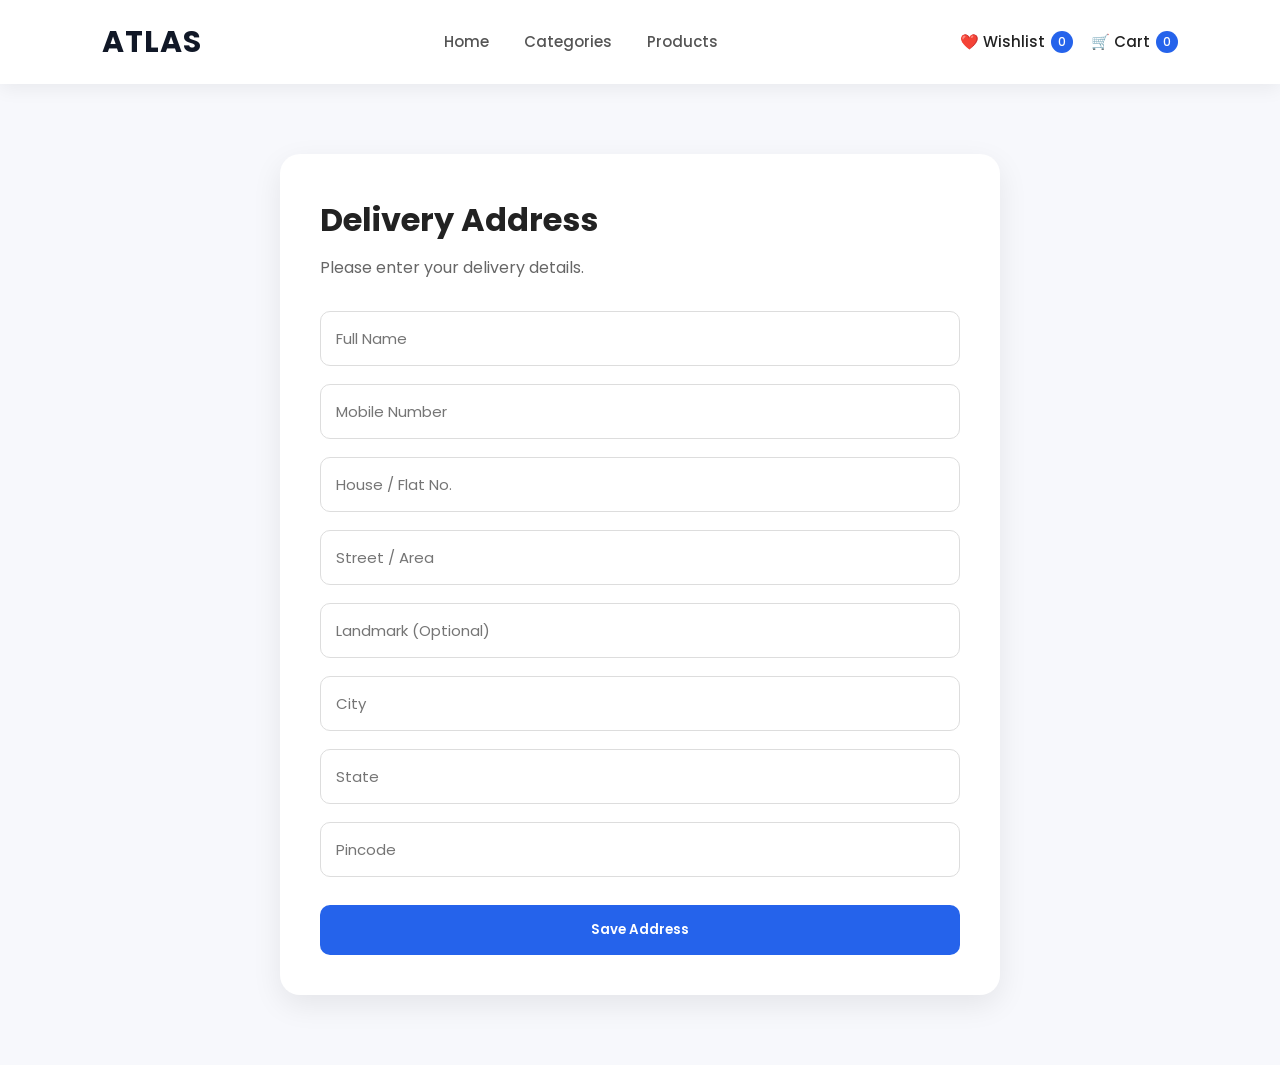
<file: address.html>
<!DOCTYPE html>
<html lang="en">

<head>

    <meta charset="UTF-8">

    <meta name="viewport" content="width=device-width, initial-scale=1.0">

    <title>Atlas | Delivery Address</title>

    <link rel="stylesheet" href="style.css">

</head>

<body>

<header class="main-header">

    <div class="logo">
        <a href="index.html">ATLAS</a>
    </div>

    <nav class="main-nav">

        <a href="index.html">Home</a>

        <a href="#">Categories</a>

        <a href="#">Products</a>

    </nav>

    <div class="header-actions">

        <a href="wishlist.html" class="nav-icon">
            ❤️ Wishlist
            <span id="wishlist-count">0</span>
        </a>

        <a href="cart.html" class="nav-icon">
            🛒 Cart
            <span id="cart-count">0</span>
        </a>

    </div>

</header>

<main class="address-page">

    <div class="address-card">

        <h1>Delivery Address</h1>

        <p>

            Please enter your delivery details.

        </p>

        <form id="address-form">

            <input
                type="text"
                id="full-name"
                placeholder="Full Name"
                required>

            <input
                type="tel"
                id="mobile"
                placeholder="Mobile Number"
                required>

            <input
                type="text"
                id="house"
                placeholder="House / Flat No."
                required>

            <input
                type="text"
                id="street"
                placeholder="Street / Area"
                required>

            <input
                type="text"
                id="landmark"
                placeholder="Landmark (Optional)">

            <input
                type="text"
                id="city"
                placeholder="City"
                required>

            <input
                type="text"
                id="state"
                placeholder="State"
                required>

            <input
                type="text"
                id="pincode"
                placeholder="Pincode"
                required>

            <button
                class="primary-btn"
                type="submit">

                Save Address

            </button>

        </form>

    </div>

</main>

<script src="script.js"></script>

</body>

</html>
</file>
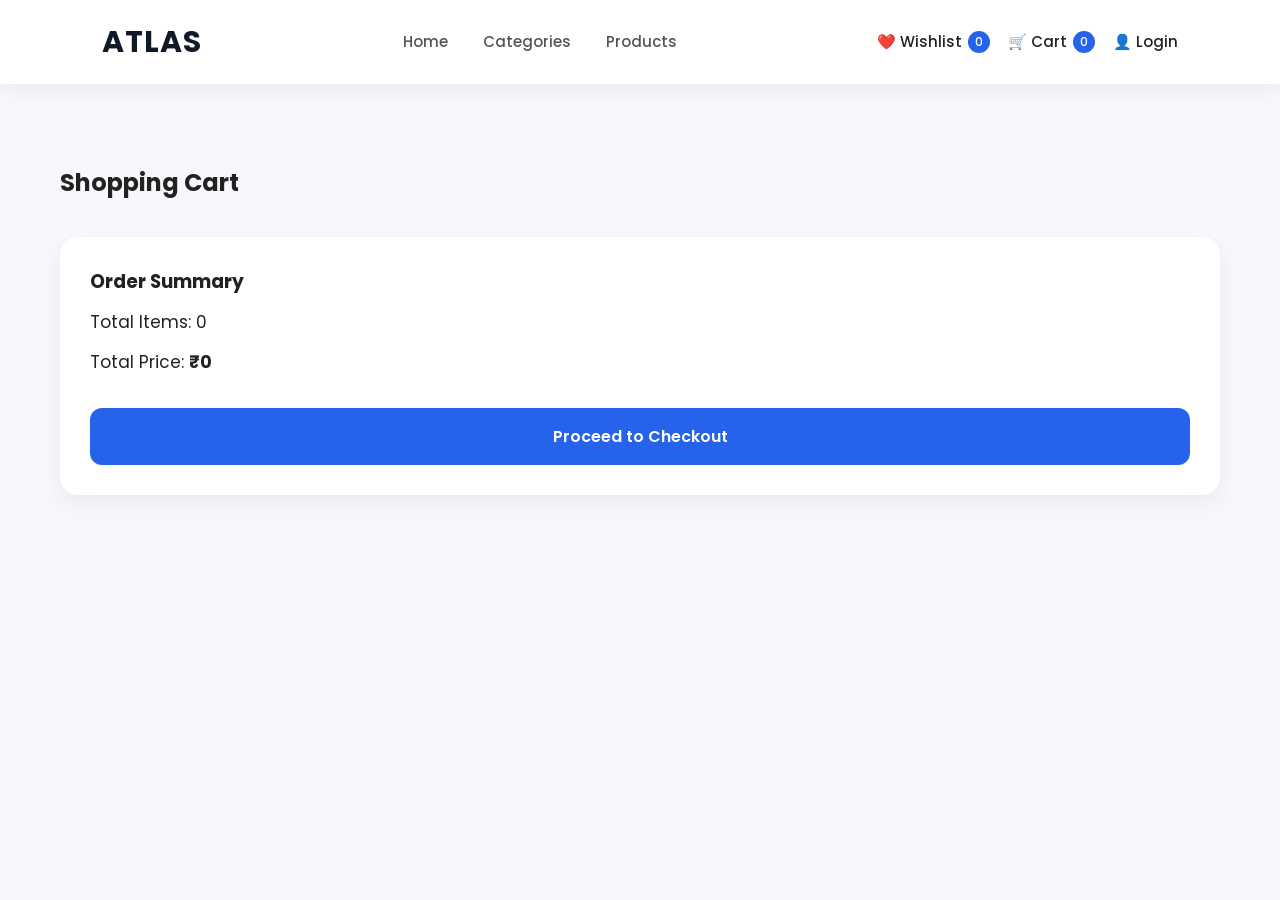
<file: cart.html>
<!DOCTYPE html>
<html lang="en">

<head>
    <meta charset="UTF-8">
    <meta name="viewport" content="width=device-width, initial-scale=1.0">
    <title>Atlas | Shopping Cart</title>

    <link rel="stylesheet" href="style.css">
</head>

<body>

    <!-- Header -->

    <header class="main-header">

        <div class="logo">
            <a href="index.html">ATLAS</a>
        </div>

        <nav class="main-nav">
            <a href="index.html">Home</a>
            <a href="#">Categories</a>
            <a href="#">Products</a>
        </nav>

        <div class="header-actions">

            <a href="wishlist.html" class="nav-icon">
                ❤️ Wishlist
                <span id="wishlist-count">0</span>
            </a>

            <a href="cart.html" class="nav-icon">
                🛒 Cart
                <span id="cart-count">0</span>
            </a>

            <a href="login.html" class="nav-icon">
                👤 Login
            </a>

        </div>

    </header>

    <!-- Cart -->

    <main class="cart-page">

        <h2>Shopping Cart</h2>

        <div id="cart-items">

            <!-- Products will be loaded by JavaScript -->

        </div>

        <div class="cart-summary">

            <h3>Order Summary</h3>

            <p>
                Total Items:
                <span id="total-items">0</span>
            </p>

            <p>
                Total Price:
                <strong id="total-price">₹0</strong>
            </p>

            <button id="checkout-btn">
                Proceed to Checkout
            </button>

        </div>

    </main>

    <script src="script.js"></script>

</body>

</html>
</file>
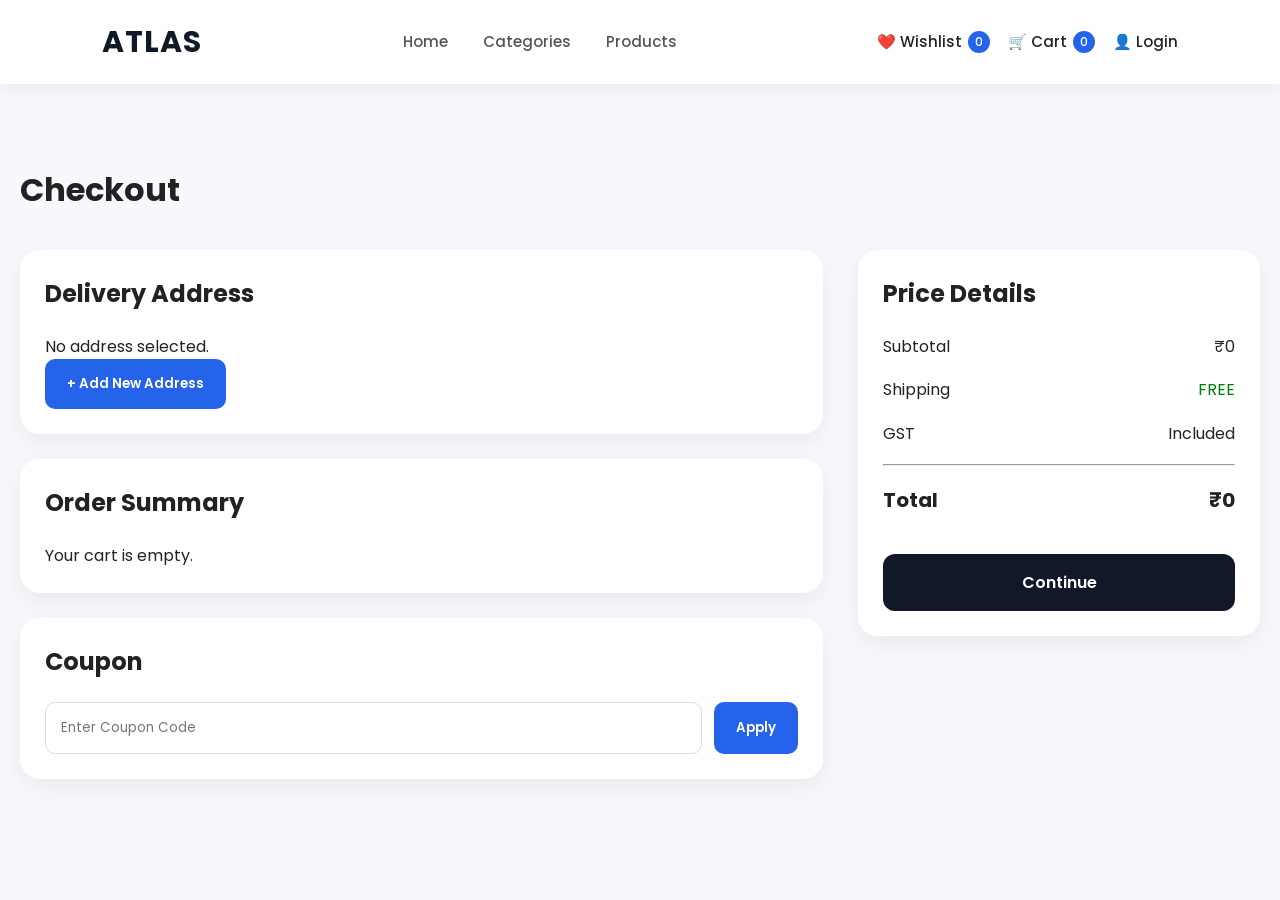
<file: checkout.html>
<!DOCTYPE html>
<html lang="en">

<head>
    <meta charset="UTF-8">
    <meta name="viewport" content="width=device-width, initial-scale=1.0">
    <title>Atlas | Checkout</title>

    <link rel="stylesheet" href="style.css">
</head>

<body>

    <!-- Header -->

    <header class="main-header">

        <div class="logo">
            <a href="index.html">ATLAS</a>
        </div>

        <nav class="main-nav">
            <a href="index.html">Home</a>
            <a href="#">Categories</a>
            <a href="#">Products</a>
        </nav>

        <div class="header-actions">

            <a href="wishlist.html" class="nav-icon">
                ❤️ Wishlist
                <span id="wishlist-count">0</span>
            </a>

            <a href="cart.html" class="nav-icon">
                🛒 Cart
                <span id="cart-count">0</span>
            </a>

            <a href="login.html" class="nav-icon">
                👤 Login
            </a>

        </div>

    </header>

    <!-- Checkout -->

    <main class="checkout-page">

        <h1>Checkout</h1>

        <div class="checkout-container">

            <!-- Left Side -->

            <div class="checkout-left">

                <!-- Address -->

                <section class="checkout-card">

                    <h2>Delivery Address</h2>

                    <p>No address selected.</p>

                    <button class="primary-btn" id="add-address">
                        + Add New Address
                    </button>

                </section>

                <!-- Order Items -->

                <section class="checkout-card">

                    <h2>Order Summary</h2>

                    <div id="checkout-items">

                        <!-- JavaScript will load products here -->

                    </div>

                </section>

                <!-- Coupon -->

                <section class="checkout-card">

                    <h2>Coupon</h2>

                    <div class="coupon-box">

                        <input
                            type="text"
                            placeholder="Enter Coupon Code">

                        <button class="primary-btn">
                            Apply
                        </button>

                    </div>

                </section>

            </div>

            <!-- Right Side -->

            <aside class="checkout-right">

                <div class="checkout-card">

                    <h2>Price Details</h2>

                    <div class="price-row">

                        <span>Subtotal</span>

                        <span id="checkout-subtotal">
                            ₹0
                        </span>

                    </div>

                    <div class="price-row">

                        <span>Shipping</span>

                        <span style="color:green;">
                            FREE
                        </span>

                    </div>

                    <div class="price-row">

                        <span>GST</span>

                        <span>
                            Included
                        </span>

                    </div>

                    <hr>

                    <div class="price-row total">

                        <strong>Total</strong>

                        <strong id="checkout-total">
                            ₹0
                        </strong>

                    </div>

                    <button
                        class="checkout-btn"
                        id="continue-btn">

                        Continue

                    </button>

                </div>

            </aside>

        </div>

    </main>

    <script src="script.js"></script>

</body>

</html>
</file>
<file: style.css>
/* ======================================================
   ATLAS E-COMMERCE
   STYLE.CSS
   VERSION 3.0
====================================================== */

/* ===========================
   GOOGLE FONT
=========================== */

@import url('https://fonts.googleapis.com/css2?family=Poppins:wght@300;400;500;600;700;800&display=swap');


/* ===========================
   RESET
=========================== */

*{
    margin:0;
    padding:0;
    box-sizing:border-box;
}

html{
    scroll-behavior:smooth;
}

body{
    font-family:'Poppins',sans-serif;
    background:#f7f8fc;
    color:#222;
    line-height:1.6;
}

img{
    max-width:100%;
    display:block;
}

a{
    text-decoration:none;
    color:inherit;
}

ul{
    list-style:none;
}

button{
    cursor:pointer;
    font-family:inherit;
    transition:.3s ease;
}

input,
textarea,
select{
    font-family:inherit;
}


/* ===========================
   HEADER
=========================== */

.main-header{

    position:sticky;
    top:0;

    display:flex;
    justify-content:space-between;
    align-items:center;

    padding:18px 8%;

    background:#ffffff;

    box-shadow:0 5px 18px rgba(0,0,0,.06);

    z-index:999;

}

.logo a{

    font-size:30px;

    font-weight:700;

    color:#111827;

    letter-spacing:1px;

}

.main-nav{

    display:flex;

    gap:35px;

}

.main-nav a{

    font-size:15px;

    font-weight:500;

    color:#555;

    position:relative;

}

.main-nav a:hover{

    color:#2563eb;

}

.main-nav a::after{

    content:"";

    position:absolute;

    left:0;

    bottom:-6px;

    width:0;

    height:2px;

    background:#2563eb;

    transition:.3s;

}

.main-nav a:hover::after{

    width:100%;

}

.header-actions{

    display:flex;

    align-items:center;

    gap:18px;

}

.nav-icon{

    display:flex;

    align-items:center;

    gap:6px;

    font-size:15px;

    font-weight:500;

}

.nav-icon span{

    min-width:22px;

    height:22px;

    border-radius:50%;

    background:#2563eb;

    color:white;

    display:flex;

    justify-content:center;

    align-items:center;

    font-size:12px;

}


/* ===========================
   HERO SECTION
=========================== */

.hero{

    min-height:90vh;

    display:flex;

    justify-content:center;

    align-items:center;

    text-align:center;

    background:linear-gradient(135deg,#edf4ff,#ffffff);

    padding:60px 20px;

}

.hero-content{

    width:100%;

    max-width:900px;

}

.hero h1,
.hero h2{

    font-size:64px;

    color:#111827;

    margin-bottom:18px;

    line-height:1.2;

}

.hero p{

    font-size:20px;

    color:#666;

    margin-bottom:45px;

}


/* ===========================
   SEARCH
=========================== */

.search-box{

    display:flex;

    justify-content:center;

    gap:15px;

    flex-wrap:wrap;

}

.search-box input{

    width:460px;

    max-width:100%;

    padding:18px 22px;

    border:none;

    border-radius:50px;

    outline:none;

    background:white;

    box-shadow:0 10px 25px rgba(0,0,0,.08);

}

.search-box button{

    padding:18px 38px;

    border:none;

    border-radius:50px;

    background:#2563eb;

    color:white;

    font-weight:600;

}

.search-box button:hover{

    background:#1d4ed8;

}


/* ===========================
   SECTION TITLE
=========================== */

.categories,
.featured-products{

    padding:80px 8%;

}

.categories{

    background:white;

}

.categories h2,
.featured-products h2{

    text-align:center;

    font-size:40px;

    margin-bottom:55px;

    color:#111827;

}


/* ===========================
   CATEGORY GRID
=========================== */

.category-grid{

    display:grid;

    grid-template-columns:repeat(auto-fit,minmax(250px,1fr));

    gap:30px;

}

.card{

    background:white;

    border-radius:20px;

    padding:40px 30px;

    text-align:center;

    box-shadow:0 10px 30px rgba(0,0,0,.08);

    transition:.3s;

}

.card:hover{

    transform:translateY(-8px);

}

.icon{

    font-size:60px;

    margin-bottom:20px;

}

.card h3{

    margin-bottom:12px;

}

.card p{

    color:#666;

}


/* ===========================
   PRODUCT GRID
=========================== */

.product-grid{

    display:grid;

    grid-template-columns:repeat(auto-fit,minmax(260px,1fr));

    gap:30px;

}

.product-card{

    background:white;

    border-radius:22px;

    overflow:hidden;

    box-shadow:0 10px 28px rgba(0,0,0,.08);

    transition:.3s;

}

.product-card:hover{

    transform:translateY(-8px);

}

.product-card img{

    width:100%;

    height:260px;

    object-fit:cover;

}

.product-card-content{

    padding:22px;

}

.product-card h3{

    margin-bottom:10px;

}

.product-card p{

    color:#666;

    margin-bottom:15px;

}

.product-card .price{

    font-size:24px;

    font-weight:700;

    color:#2563eb;

    margin-bottom:18px;

}

.product-card button{

    width:100%;

    border:none;

    border-radius:12px;

    padding:14px;

    background:#2563eb;

    color:white;

    font-weight:600;

}

.product-card button:hover{

    background:#1d4ed8;

}


/* ===========================
   PRODUCT PAGE
=========================== */

.product-container{

    max-width:1200px;

    margin:60px auto;

    padding:20px;

    display:flex;

    gap:60px;

}

.product-gallery{

    flex:1;

}

.product-gallery img{

    background:white;

    border-radius:20px;

    padding:25px;

    box-shadow:0 10px 30px rgba(0,0,0,.08);

}

.product-details{

    flex:1;

}

.badge{

    display:inline-block;

    background:#2563eb;

    color:white;

    padding:8px 16px;

    border-radius:999px;

    margin-bottom:18px;

    font-size:14px;

}

.product-details h1{

    font-size:40px;

    margin-bottom:15px;

}

.product-details .price{

    font-size:42px;

    color:#2563eb;

    font-weight:700;

    margin:20px 0;

}

.rating{

    color:#f59e0b;

    margin-bottom:18px;

}

.rating span{

    color:#666;

}

.stock{

    color:green;

    font-weight:600;

    margin-bottom:20px;

}

.delivery{

    background:white;

    padding:20px;

    border-radius:16px;

    box-shadow:0 8px 20px rgba(0,0,0,.06);

    margin-bottom:25px;

}

.qty-box{

    display:inline-flex;

    align-items:center;

    overflow:hidden;

    border:1px solid #ddd;

    border-radius:10px;

    margin-bottom:25px;

}

.qty-box button{

    width:45px;

    height:45px;

    border:none;

    background:#f3f4f6;

    font-size:18px;

}

.qty-box span{

    width:55px;

    display:flex;

    justify-content:center;

    align-items:center;

}

.buttons{

    display:flex;

    gap:20px;

    margin-bottom:25px;

}

.cart-btn,
.buy-btn{

    flex:1;

    padding:16px;

    border:none;

    border-radius:12px;

    color:white;

    font-size:15px;

    font-weight:600;

}

.cart-btn{

    background:#2563eb;

}

.cart-btn:hover{

    background:#1d4ed8;

}

.buy-btn{

    background:#111827;

}

.buy-btn:hover{

    background:#000;

}

.description{

    max-width:1200px;

    margin:50px auto;

    background:white;

    padding:35px;

    border-radius:20px;

    box-shadow:0 8px 25px rgba(0,0,0,.06);

}

/* ======================================================
   CART PAGE
====================================================== */

.cart-page{
    max-width:1200px;
    margin:60px auto;
    padding:20px;
}

.cart-page h1{
    margin-bottom:30px;
}

.cart-item{
    display:flex;
    gap:20px;
    align-items:center;
    background:#fff;
    border-radius:18px;
    padding:20px;
    margin-bottom:20px;
    box-shadow:0 8px 25px rgba(0,0,0,.06);
}

.cart-item img{
    width:140px;
    height:140px;
    object-fit:cover;
    border-radius:12px;
}

.cart-info{
    flex:1;
}

.cart-info h3{
    margin-bottom:10px;
}

.cart-info p{
    color:#666;
    margin:6px 0;
}

.cart-summary{
    margin-top:35px;
    background:#fff;
    padding:30px;
    border-radius:18px;
    box-shadow:0 8px 25px rgba(0,0,0,.06);
}

.cart-summary h2{
    margin-bottom:20px;
}

.cart-summary p{
    margin:12px 0;
    font-size:17px;
}

#checkout-btn{
    width:100%;
    margin-top:20px;
    padding:16px;
    border:none;
    border-radius:12px;
    background:#2563eb;
    color:#fff;
    font-size:16px;
    font-weight:600;
}

#checkout-btn:hover{
    background:#1d4ed8;
}


/* ======================================================
   CHECKOUT PAGE
====================================================== */

.checkout-page{
    max-width:1300px;
    margin:60px auto;
    padding:20px;
}

.checkout-page h1{
    margin-bottom:35px;
}

.checkout-container{
    display:grid;
    grid-template-columns:2fr 1fr;
    gap:35px;
}

.checkout-card{
    background:#fff;
    border-radius:20px;
    padding:25px;
    box-shadow:0 8px 25px rgba(0,0,0,.06);
    margin-bottom:25px;
}

.checkout-card h2{
    margin-bottom:20px;
}

.checkout-item{
    display:flex;
    gap:20px;
    margin-bottom:20px;
    padding-bottom:20px;
    border-bottom:1px solid #eee;
}

.checkout-item:last-child{
    border:none;
}

.checkout-item img{
    width:100px;
    height:100px;
    object-fit:cover;
    border-radius:12px;
}

.checkout-item-info{
    flex:1;
}

.checkout-item-info h3{
    margin-bottom:8px;
}

.checkout-item-info p{
    color:#666;
}

.coupon-box{
    display:flex;
    gap:12px;
}

.coupon-box input{
    flex:1;
    padding:15px;
    border:1px solid #ddd;
    border-radius:10px;
    outline:none;
}

.primary-btn{
    background:#2563eb;
    color:#fff;
    border:none;
    border-radius:10px;
    padding:15px 22px;
    font-weight:600;
}

.primary-btn:hover{
    background:#1d4ed8;
}

.price-row{
    display:flex;
    justify-content:space-between;
    margin:18px 0;
}

.total{
    font-size:20px;
    font-weight:700;
}

.checkout-btn{
    width:100%;
    margin-top:20px;
    padding:16px;
    border:none;
    border-radius:12px;
    background:#111827;
    color:#fff;
    font-size:16px;
    font-weight:600;
}

.checkout-btn:hover{
    background:#000;
}


/* ======================================================
   LOGIN PAGE
====================================================== */

.login-page{
    display:flex;
    justify-content:center;
    align-items:center;
    padding:80px 20px;
}

.login-card{
    width:100%;
    max-width:480px;
    background:#fff;
    border-radius:22px;
    padding:40px;
    box-shadow:0 10px 35px rgba(0,0,0,.08);
}

.login-card h1{
    text-align:center;
    margin-bottom:10px;
}

.login-subtitle{
    text-align:center;
    color:#666;
    margin-bottom:35px;
}

.input-group{
    margin-bottom:20px;
}

.input-group label{
    display:block;
    margin-bottom:8px;
    font-weight:600;
}

.input-group input{
    width:100%;
    padding:15px;
    border:1px solid #ddd;
    border-radius:10px;
    outline:none;
    font-size:15px;
}

.input-group input:focus{
    border-color:#2563eb;
}

.login-btn{
    width:100%;
}

.divider{
    display:flex;
    align-items:center;
    margin:30px 0;
}

.divider::before,
.divider::after{
    content:"";
    flex:1;
    height:1px;
    background:#ddd;
}

.divider span{
    padding:0 15px;
    color:#777;
    font-size:14px;
}

.social-btn{
    width:100%;
    padding:15px;
    border:1px solid #ddd;
    border-radius:10px;
    background:#fff;
    margin-bottom:15px;
    display:flex;
    justify-content:center;
    align-items:center;
    gap:12px;
    font-size:15px;
    font-weight:500;
}

.social-btn:hover{
    background:#f5f5f5;
}

.apple-btn{
    font-size:17px;
}

.guest-btn{
    background:#111827;
    color:#fff;
    border:none;
}

.guest-btn:hover{
    background:#000;
}

.register-text{
    text-align:center;
    margin-top:25px;
    color:#666;
}

.register-text a{
    color:#2563eb;
    font-weight:600;
}


/* ======================================================
   ADDRESS PAGE
====================================================== */

.address-page{
    display:flex;
    justify-content:center;
    padding:70px 20px;
}

.address-card{
    width:100%;
    max-width:720px;
    background:#fff;
    border-radius:20px;
    padding:40px;
    box-shadow:0 10px 30px rgba(0,0,0,.08);
}

.address-card h1{
    margin-bottom:10px;
}

.address-card p{
    color:#666;
    margin-bottom:30px;
}

#address-form{
    display:grid;
    gap:18px;
}

#address-form input{
    padding:15px;
    border:1px solid #ddd;
    border-radius:10px;
    font-size:15px;
    outline:none;
}

#address-form input:focus{
    border-color:#2563eb;
}

#address-form button{
    margin-top:10px;
}


/* ======================================================
   RESPONSIVE
====================================================== */

@media(max-width:992px){

.main-header{
    flex-direction:column;
    gap:20px;
}

.product-container{
    flex-direction:column;
}

.checkout-container{
    grid-template-columns:1fr;
}

}

@media(max-width:768px){

.hero h1,
.hero h2{
    font-size:42px;
}

.buttons{
    flex-direction:column;
}

.cart-item{
    flex-direction:column;
    text-align:center;
}

.main-nav{
    flex-wrap:wrap;
    justify-content:center;
    gap:20px;
}

.header-actions{
    flex-wrap:wrap;
    justify-content:center;
}

.checkout-item{
    flex-direction:column;
    text-align:center;
}

.checkout-item img{
    margin:auto;
}

.coupon-box{
    flex-direction:column;
}

.login-card,
.address-card{
    padding:30px;
}

}

@media(max-width:480px){

.hero h1,
.hero h2{
    font-size:34px;
}

.categories h2,
.featured-products h2{
    font-size:30px;
}

.product-details h1{
    font-size:30px;
}

.product-details .price{
    font-size:34px;
}

.logo a{
    font-size:26px;
}

.main-header{
    padding:15px;
}

}
</file>
